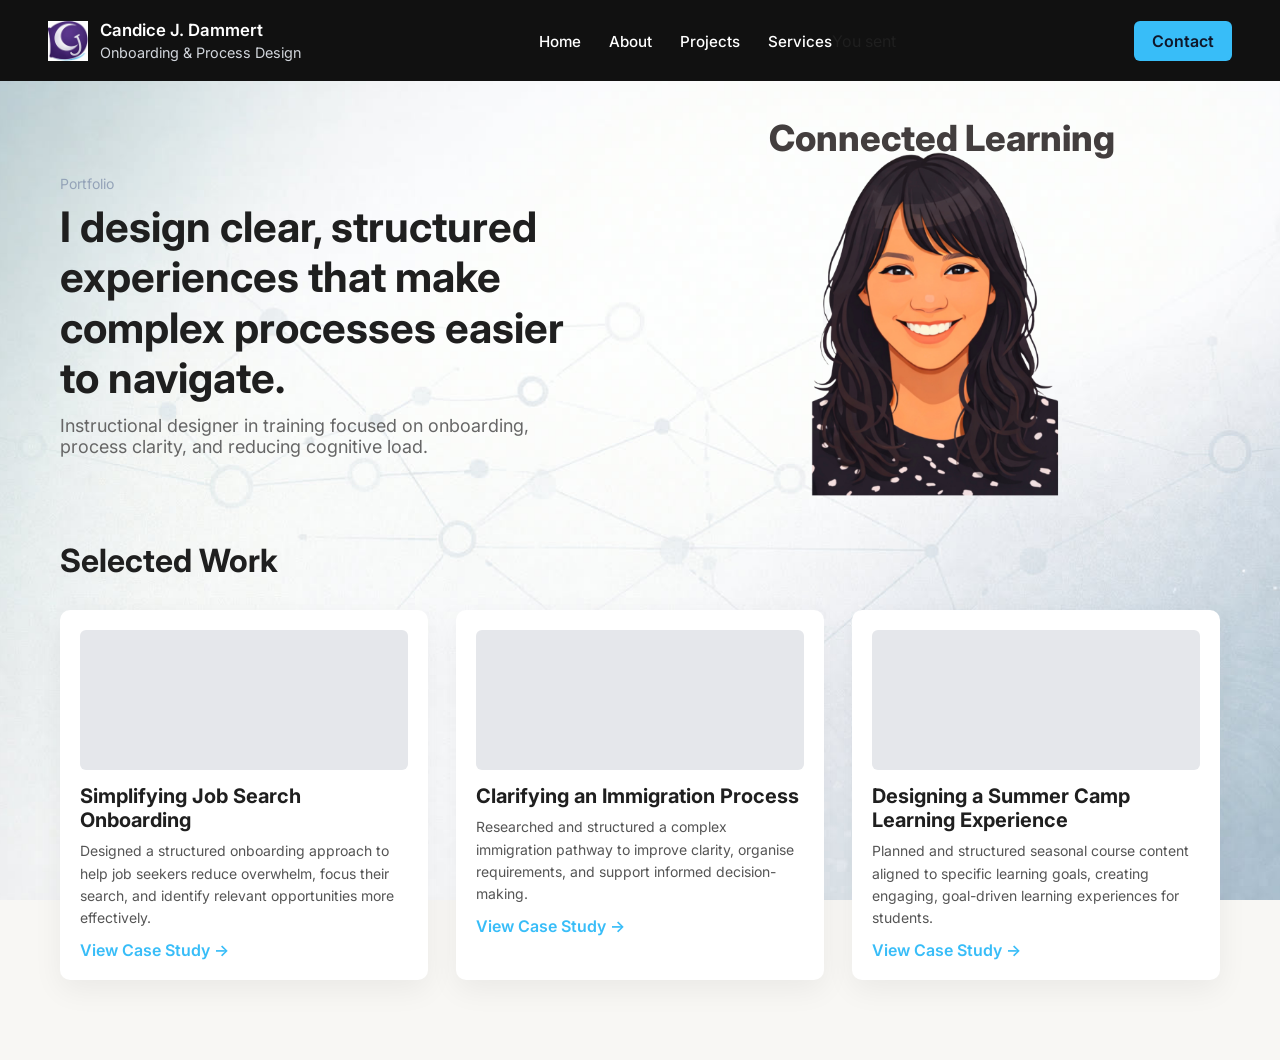
<file: index.html>
<!DOCTYPE html>
<html lang="en">
<head>
  <meta charset="UTF-8">
  <meta name="viewport" content="width=device-width, initial-scale=1.0">
  <title>Candice J. Dammert | Portfolio</title>
  <link rel="icon" type="image/x-icon" href="img/favicon-32x32.png">
  <link rel="preconnect" href="https://fonts.googleapis.com">
  <link rel="preconnect" href="https://fonts.gstatic.com" crossorigin>
  <link href="https://fonts.googleapis.com/css2?family=Inter:wght@400;500;600;700&display=swap" rel="stylesheet">
  <link rel="stylesheet" href="style.css">
</head>

<body>

  <!-- HEADER -->
  <header class="site-header">
    <div class="site-brand">
      <img src="img/logo.jpg" class="nav-logo">
      <div>
        <p class="site-name">Candice J. Dammert</p>
        <p class="site-role">Onboarding & Process Design</p>
      </div>
    </div>
  
    <!-- BURGER -->
    <button class="nav-toggle" aria-label="Toggle navigation">
      <span></span>
      <span></span>
      <span></span>
    </button>
  
    <!-- NAV -->
    <nav class="main-nav">
      <ul>
        <li><a href="index.html">Home</a></li>
        <li><a href="about.html">About</a></li>
        <li><a href="projects.html">Projects</a></li>
        <li><a href="services.html">Services</a></li>
      </ul>
    </nav>

    You sent
    <a href="mailto:candicedammert@gmail.com?subject=Portfolio%20Enquiry" class="contact-btn">Contact</a>

    </nav>
  </header>
<main>
    <section class="hero">
      <div class="hero-left">
        <p class="eyebrow">Portfolio</p>

        <h1>I design clear, structured experiences that make complex processes easier to navigate.</h1>

        <p class="hero-subtitle">
          Instructional designer in training focused on onboarding, process clarity, and reducing cognitive load.
        </p>

        <img src="img/logo-crop.png" alt="CJD logo" class="hero-logo">
      </div> 
      <div class="hero-right">
        <div class="hero-image-wrapper">
          <div class="hero-brand-text">Connected Learning</div>
          <img src="img/profile.png" alt="Portrait" class="hero-profile">
        </div>
      </div>
    </section>

    <!-- CASE STUDIES -->
    <section class="featured-work">
      <h2>Selected Work</h2>

      <div class="project-grid">

        <!-- CASE STUDY 1 -->
        <article class="project-card">
          <div class="project-thumb"></div>
          <h3>Simplifying Job Search Onboarding</h3>
          <p>
            Designed a structured onboarding approach to help job seekers reduce overwhelm,
            focus their search, and identify relevant opportunities more effectively.
          </p>
          <a href="#" class="project-link">View Case Study →</a>
        </article>

        <!-- CASE STUDY 2 -->
        <article class="project-card">
          <div class="project-thumb"></div>
          <h3>Clarifying an Immigration Process</h3>
          <p>
            Researched and structured a complex immigration pathway to improve clarity,
            organise requirements, and support informed decision-making.
          </p>
          <a href="#" class="project-link">View Case Study →</a>
        </article>

        <!-- CASE STUDY 3 -->
        <article class="project-card">
          <div class="project-thumb"></div>
          <h3>Designing a Summer Camp Learning Experience</h3>
          <p>
            Planned and structured seasonal course content aligned to specific learning goals,
            creating engaging, goal-driven learning experiences for students.
          </p>
          <a href="#" class="project-link">View Case Study →</a>
        </article>

      </div>
    </section>

  </main>
  <script>
    const toggle = document.querySelector('.nav-toggle');
    const nav = document.querySelector('.main-nav');
  
    toggle.addEventListener('click', () => {
      nav.classList.toggle('active');
    });
  </script>
</body>
</html>
</file>
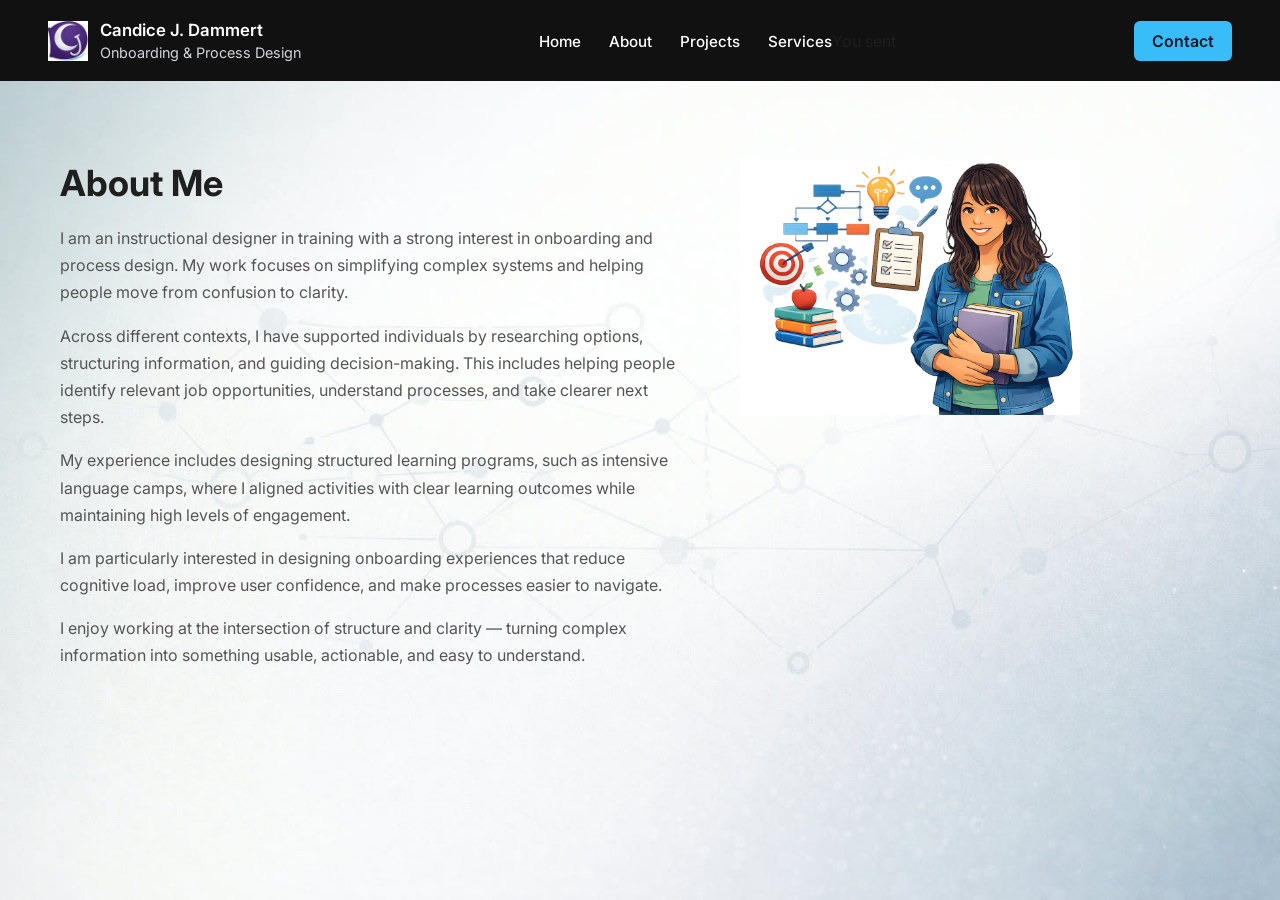
<file: about.html>
<!DOCTYPE html>
<html lang="en">
<head>
  <meta charset="UTF-8">
  <meta name="viewport" content="width=device-width, initial-scale=1.0">
  <title>About | Candice J. Dammert</title>
  <meta name="viewport" content="width=device-width, initial-scale=1.0">
  <link rel="preconnect" href="https://fonts.googleapis.com">
  <link rel="preconnect" href="https://fonts.gstatic.com" crossorigin>
  <link href="https://fonts.googleapis.com/css2?family=Inter:wght@400;500;600;700&display=swap" rel="stylesheet">

  <link rel="stylesheet" href="style.css">
</head>

<body>

  <!-- HEADER -->
  <header class="site-header">

    <div class="site-brand">
      <img src="img/logo.jpg" alt="CJD Logo" class="nav-logo">
      <div>
        <p class="site-name">Candice J. Dammert</p>
        <p class="site-role">Onboarding & Process Design</p>
      </div>
    </div>
    <!-- BURGER -->
    <button class="nav-toggle" aria-label="Toggle navigation">
      <span></span>
      <span></span>
      <span></span>
    </button>

    <nav class="main-nav">
      <ul>
        <li><a href="index.html">Home</a></li>
        <li><a href="about.html">About</a></li>
        <li><a href="projects.html">Projects</a></li>
        <li><a href="services.html">Services</a></li>
      </ul>
    </nav>

    You sent
    <a href="mailto:candicedammert@gmail.com?subject=Portfolio%20Enquiry" class="contact-btn">Contact</a>

  </header>

  <!-- MAIN -->
  <main class="about-page">

    <section class="about-content">

      <!-- LEFT SIDE TEXT -->
      <div class="about-text">

        <h1>About Me</h1>

        <p>
          I am an instructional designer in training with a strong interest in onboarding and process design. My work focuses on simplifying complex systems and helping people move from confusion to clarity.
        </p>

        <p>
          Across different contexts, I have supported individuals by researching options, structuring information, and guiding decision-making. This includes helping people identify relevant job opportunities, understand processes, and take clearer next steps.
        </p>

        <p>
          My experience includes designing structured learning programs, such as intensive language camps, where I aligned activities with clear learning outcomes while maintaining high levels of engagement.
        </p>

        <p>
          I am particularly interested in designing onboarding experiences that reduce cognitive load, improve user confidence, and make processes easier to navigate.
        </p>

        <p>
          I enjoy working at the intersection of structure and clarity — turning complex information into something usable, actionable, and easy to understand.
        </p>

      </div>

      <!-- RIGHT SIDE IMAGE -->
      <div class="about-image">
        <img src="img/about-graphic.png" alt="Illustration">
      </div>

    </section>

  </main>
  <script>
    const toggle = document.querySelector('.nav-toggle');
    const nav = document.querySelector('.main-nav');
  
    toggle.addEventListener('click', () => {
      nav.classList.toggle('active');
    });
  </script>
</body>
</html>
</file>
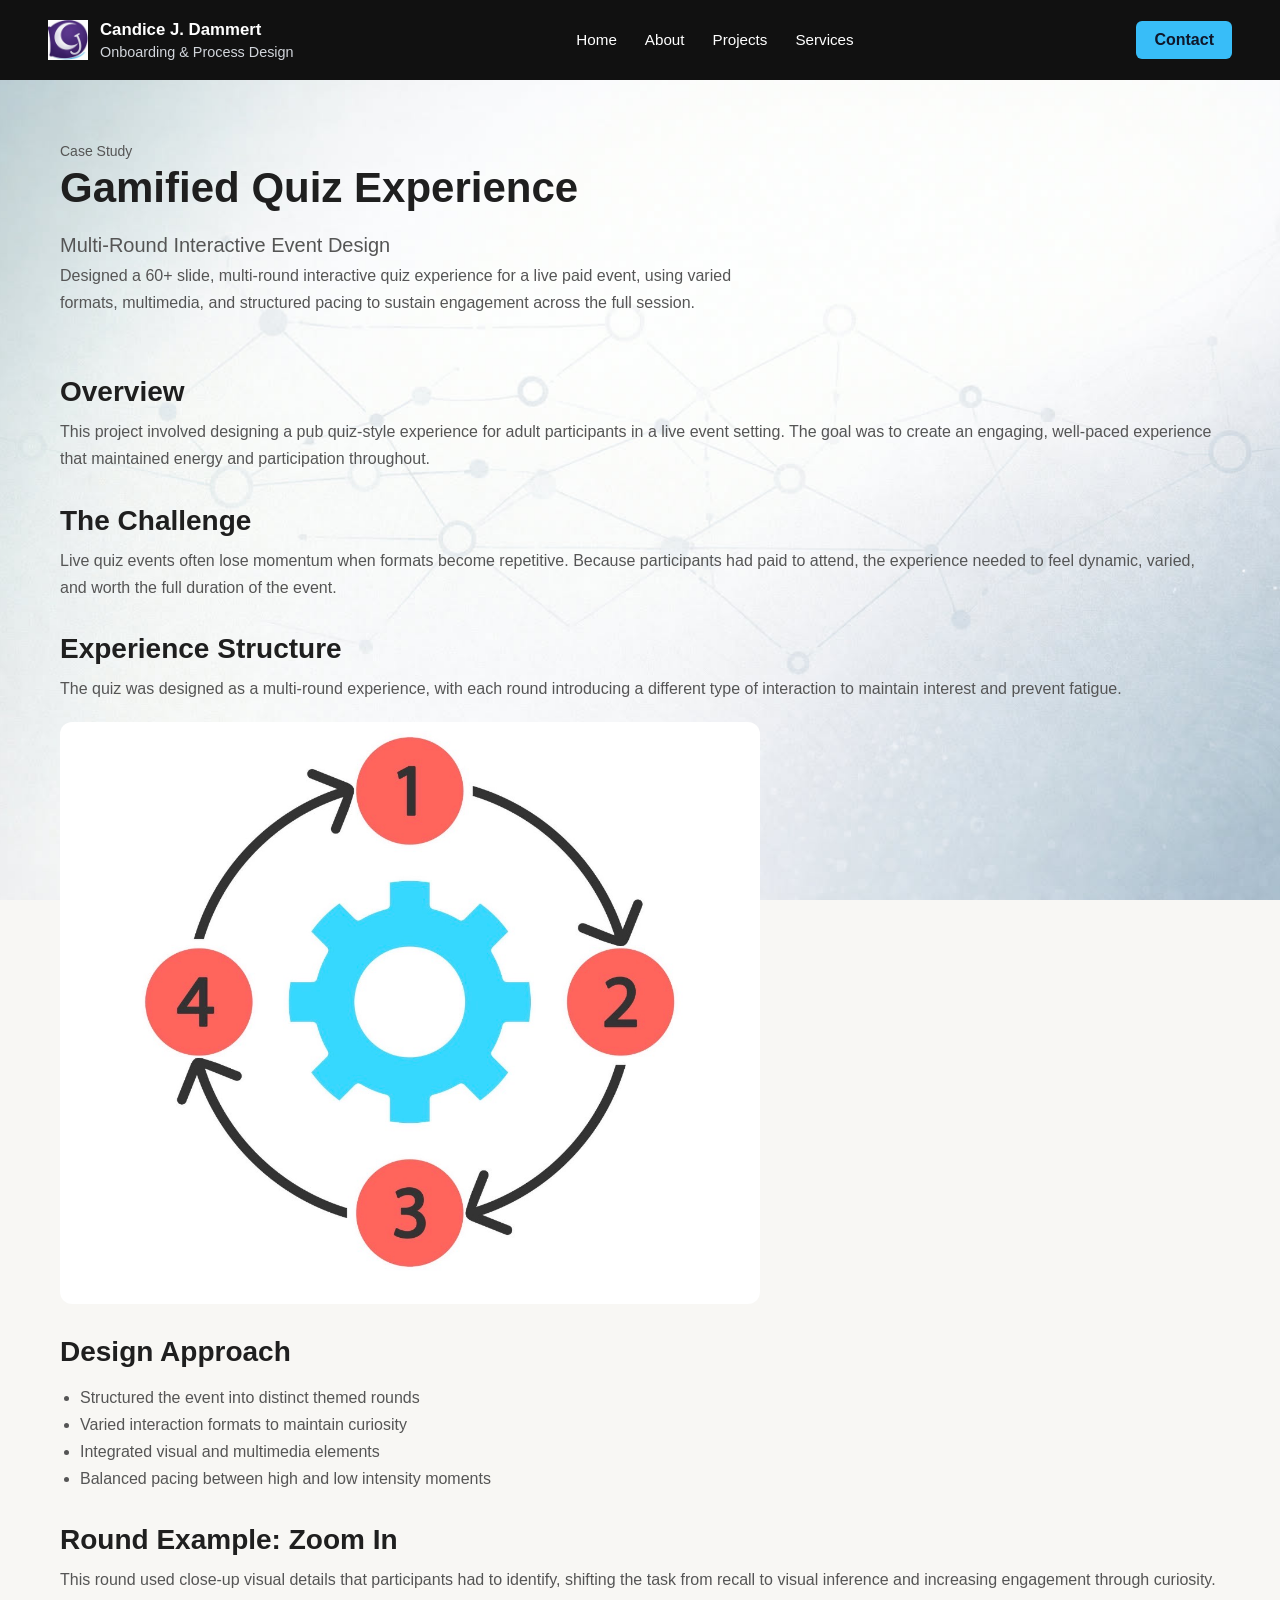
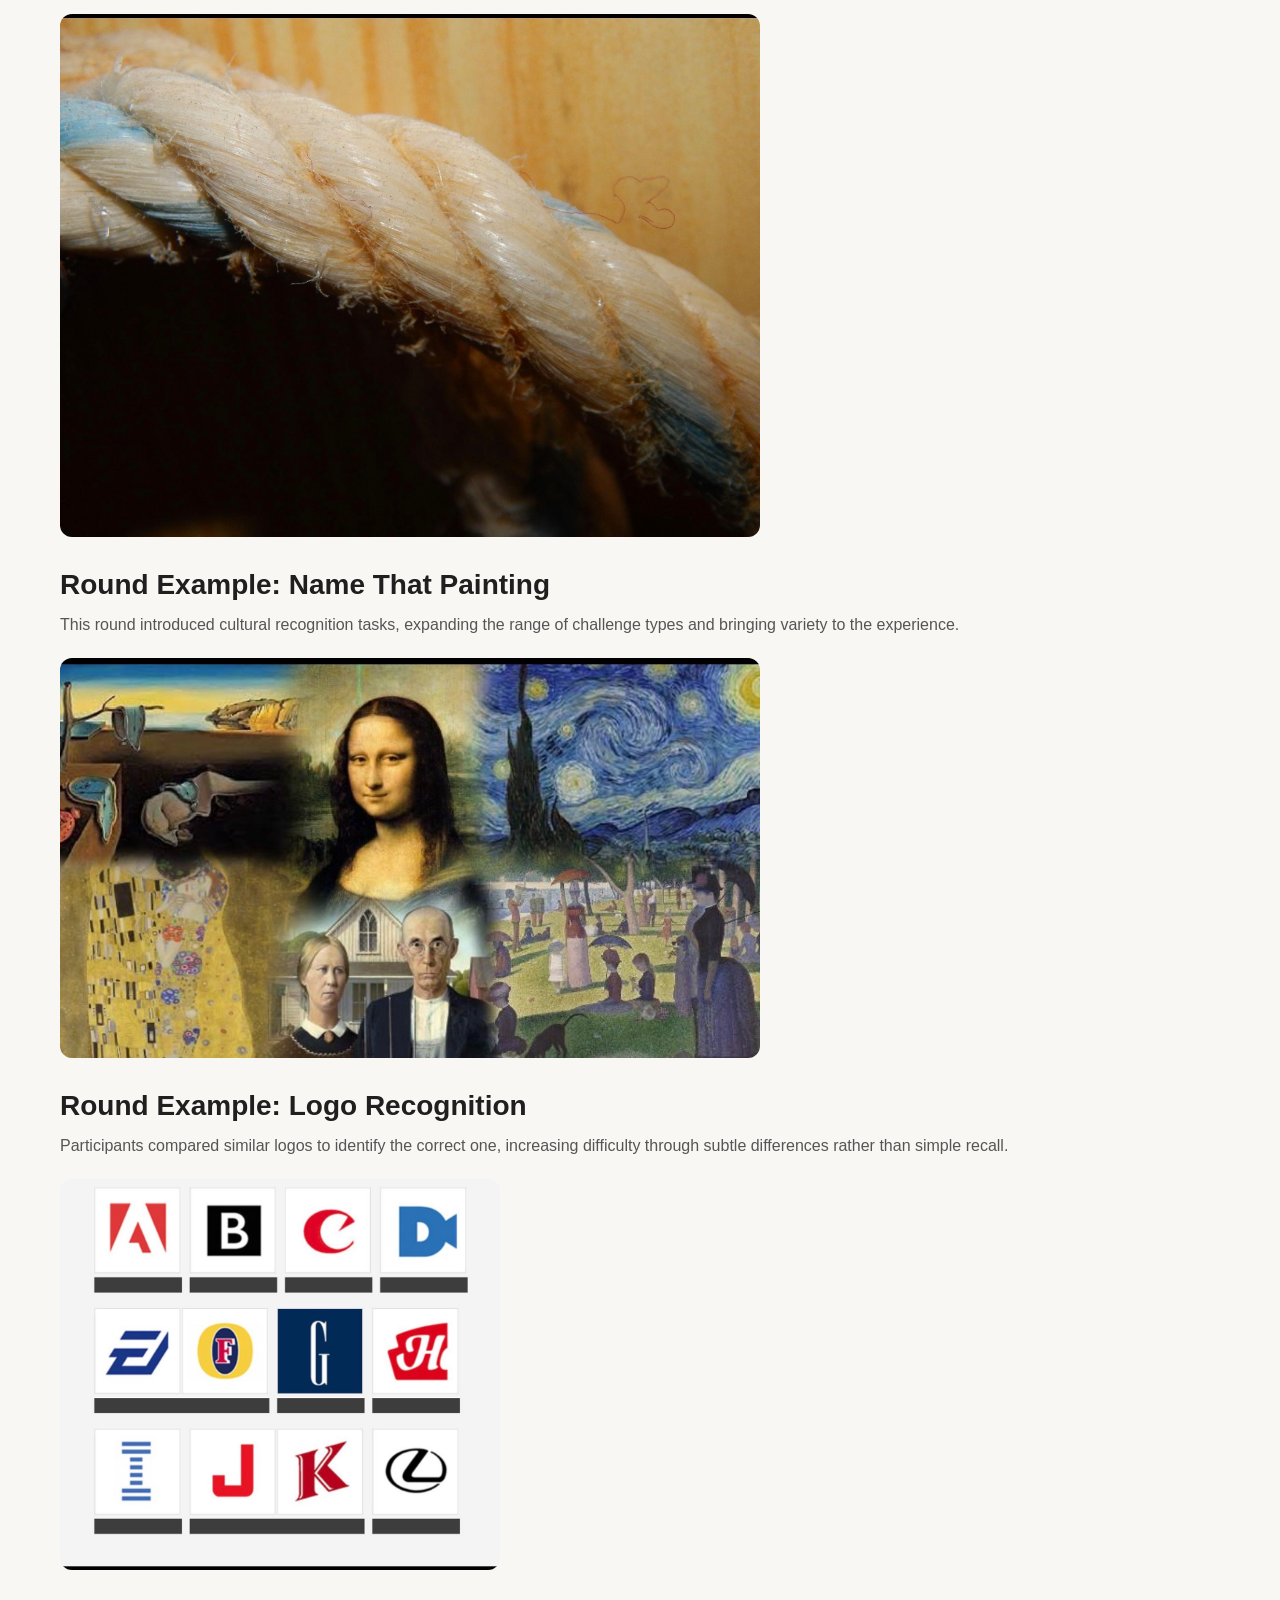
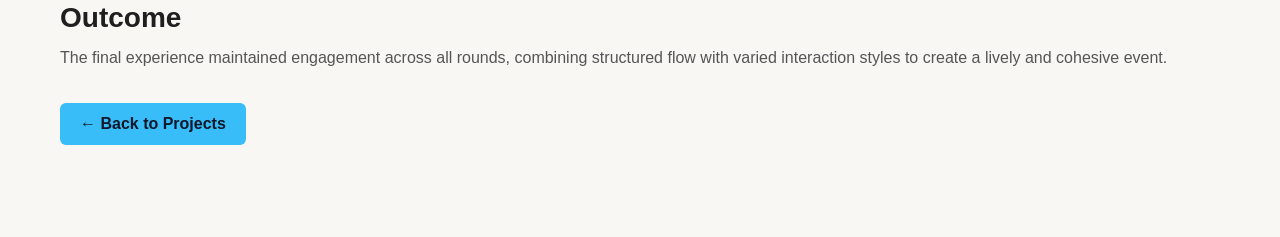
<file: gamified-quiz.html>
<!DOCTYPE html>
<html lang="en">
<head>
  <meta charset="UTF-8">
  <meta name="viewport" content="width=device-width, initial-scale=1.0">
  <title>Gamified Quiz Experience | Candice J. Dammert</title>

  <link rel="stylesheet" href="style.css">
</head>

<body>

  <!-- ===================== -->
  <!-- NAVBAR -->
  <!-- ===================== -->

  <header class="site-header">

    <div class="site-brand">
      <img src="img/logo.jpg" alt="CJD Logo" class="nav-logo">
      <div>
        <p class="site-name">Candice J. Dammert</p>
        <p class="site-role">Onboarding &amp; Process Design</p>
      </div>
    </div>

    <button class="nav-toggle" aria-label="Toggle navigation">
      <span></span>
      <span></span>
      <span></span>
    </button>

    <nav class="main-nav">
      <ul>
        <li><a href="index.html">Home</a></li>
        <li><a href="about.html">About</a></li>
        <li><a href="projects.html">Projects</a></li>
        <li><a href="services.html">Services</a></li>
      </ul>
    </nav>

    <a href="mailto:candicedammert@gmail.com?subject=Portfolio%20Enquiry" class="contact-btn">Contact</a>

  </header>


  <!-- ===================== -->
  <!-- MAIN CONTENT -->
  <!-- ===================== -->

  <main class="project-page">

    <!-- HERO -->
    <section class="project-hero">
      <div class="project-hero-text">
        <p class="eyebrow">Case Study</p>
    
        <h1>Gamified Quiz Experience</h1>
    
        <p class="project-subtitle">
          Multi-Round Interactive Event Design
        </p>
    
        <p>
          Designed a 60+ slide, multi-round interactive quiz experience for a live paid event,
          using varied formats, multimedia, and structured pacing to sustain engagement
          across the full session.
        </p>
      </div>
    </section>


    <!-- OVERVIEW -->
    <section class="project-section">
      <h2>Overview</h2>
      <p>
        This project involved designing a pub quiz-style experience for adult participants in a live event setting.
        The goal was to create an engaging, well-paced experience that maintained energy and participation throughout.
      </p>
    </section>


    <!-- CHALLENGE -->
    <section class="project-section">
      <h2>The Challenge</h2>
      <p>
        Live quiz events often lose momentum when formats become repetitive. Because participants had paid to attend,
        the experience needed to feel dynamic, varied, and worth the full duration of the event.
      </p>
    </section>


    <!-- STRUCTURE -->
    <section class="project-section">
      <h2>Experience Structure</h2>
      <p>
        The quiz was designed as a multi-round experience, with each round introducing a different type of interaction
        to maintain interest and prevent fatigue.
      </p>

      <img src="img/quiz-cycle.jpg" alt="Quiz round structure diagram" class="project-inline-image">
    </section>


    <!-- APPROACH -->
    <section class="project-section">
      <h2>Design Approach</h2>

      <ul>
        <li>Structured the event into distinct themed rounds</li>
        <li>Varied interaction formats to maintain curiosity</li>
        <li>Integrated visual and multimedia elements</li>
        <li>Balanced pacing between high and low intensity moments</li>
      </ul>
    </section>


    <!-- ZOOM ROUND -->
    <section class="project-section">
      <h2>Round Example: Zoom In</h2>
      <p>
        This round used close-up visual details that participants had to identify, shifting the task from recall
        to visual inference and increasing engagement through curiosity.
      </p>

      <img src="img/quiz-zoom.jpg" alt="Zoom in round example" class="project-inline-image">
    </section>


    <!-- ART ROUND -->
    <section class="project-section">
      <h2>Round Example: Name That Painting</h2>
      <p>
        This round introduced cultural recognition tasks, expanding the range of challenge types and bringing
        variety to the experience.
      </p>

      <img src="img/quiz-art.jpg" alt="Art round example" class="project-inline-image">
    </section>


    <!-- LOGO ROUND -->
    <section class="project-section">
      <h2>Round Example: Logo Recognition</h2>
      <p>
        Participants compared similar logos to identify the correct one, increasing difficulty through subtle differences
        rather than simple recall.
      </p>

      <div class="project-image-grid">
        <img src="img/quiz-logo-wall.jpg" alt="Logo wall">
  
      </div>
    </section>


    <!-- OUTCOME -->
    <section class="project-section">
      <h2>Outcome</h2>
      <p>
        The final experience maintained engagement across all rounds, combining structured flow with varied interaction
        styles to create a lively and cohesive event.
      </p>
    </section>


    <!-- BACK BUTTON -->
    <section class="project-section">
      <a href="projects.html" class="back-home-btn">← Back to Projects</a>
    </section>

  </main>


  <!-- ===================== -->
  <!-- JS -->
  <!-- ===================== -->

  <script>
    const toggle = document.querySelector('.nav-toggle');
    const nav = document.querySelector('.main-nav');

    if (toggle && nav) {
      toggle.addEventListener('click', () => {
        nav.classList.toggle('active');
      });
    }
  </script>

</body>
</html>
</file>
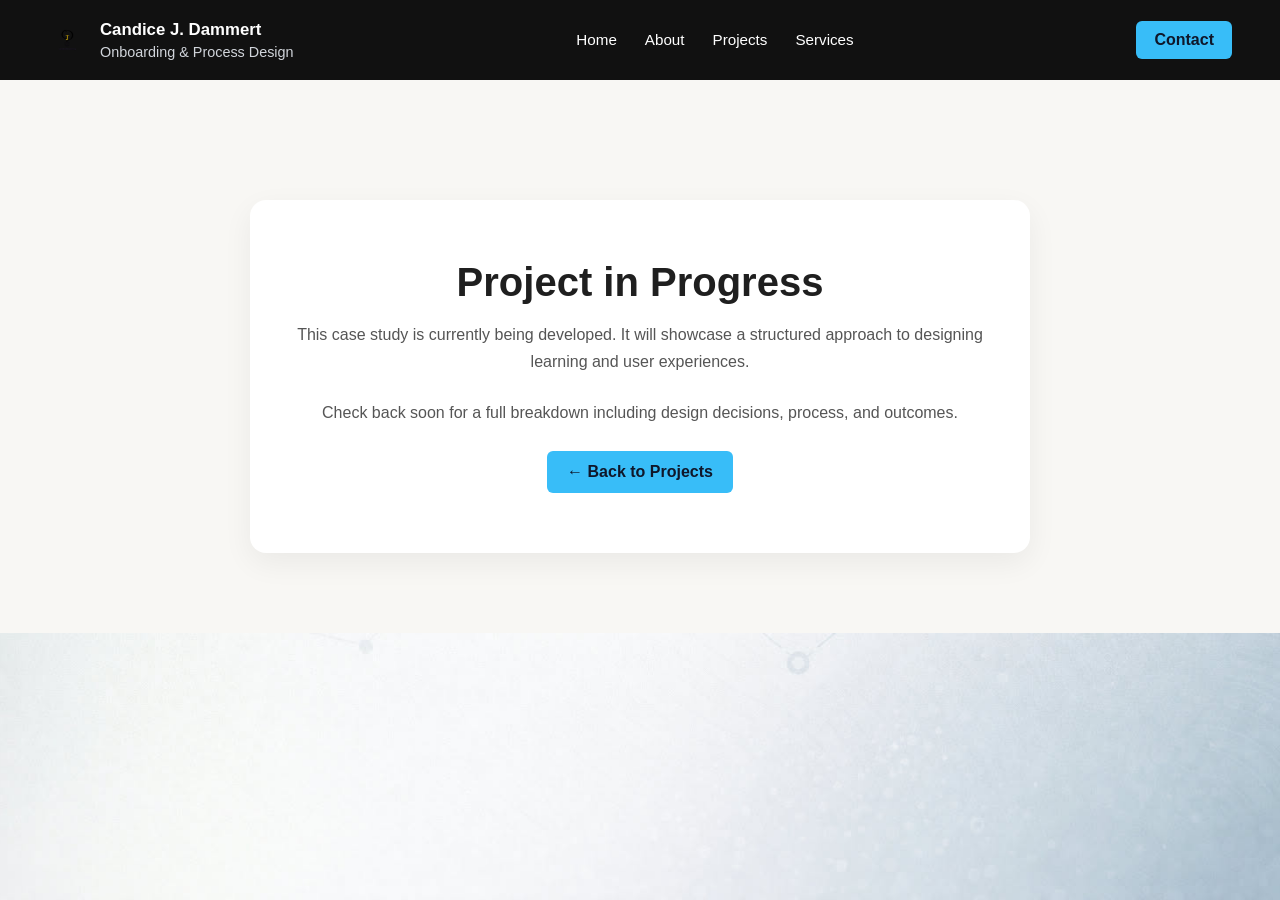
<file: project-2.html>
<!DOCTYPE html>
<html lang="en">
<head>
  <meta charset="UTF-8">
  <meta name="viewport" content="width=device-width, initial-scale=1.0">
  <title>Project Coming Soon | Candice J. Dammert</title>

  <link rel="stylesheet" href="style.css">
</head>

<body>

  <!-- NAVBAR -->
  <header class="site-header">

    <div class="site-brand">
      <img src="img/logo.png" alt="CJD Logo" class="nav-logo">
      <div>
        <p class="site-name">Candice J. Dammert</p>
        <p class="site-role">Onboarding &amp; Process Design</p>
      </div>
    </div>

    <button class="nav-toggle" aria-label="Toggle navigation">
      <span></span>
      <span></span>
      <span></span>
    </button>

    <nav class="main-nav">
      <ul>
        <li><a href="index.html">Home</a></li>
        <li><a href="about.html">About</a></li>
        <li><a href="projects.html">Projects</a></li>
        <li><a href="services.html">Services</a></li>
      </ul>
    </nav>

    <a href="mailto:candicedammert@gmail.com" class="contact-btn">Contact</a>

  </header>


  <!-- MAIN -->
  <main class="projects-page">

    <section class="projects-placeholder">

      <h1>Project in Progress</h1>

      <p class="projects-copy">
        This case study is currently being developed. It will showcase a structured
        approach to designing learning and user experiences.
      </p>

      <p class="projects-copy">
        Check back soon for a full breakdown including design decisions,
        process, and outcomes.
      </p>

      <a href="projects.html" class="back-home-btn">← Back to Projects</a>

    </section>

  </main>


  <!-- JS -->
  <script>
    const toggle = document.querySelector('.nav-toggle');
    const nav = document.querySelector('.main-nav');

    if (toggle && nav) {
      toggle.addEventListener('click', () => {
        nav.classList.toggle('active');
      });
    }
  </script>

</body>
</html>
</file>
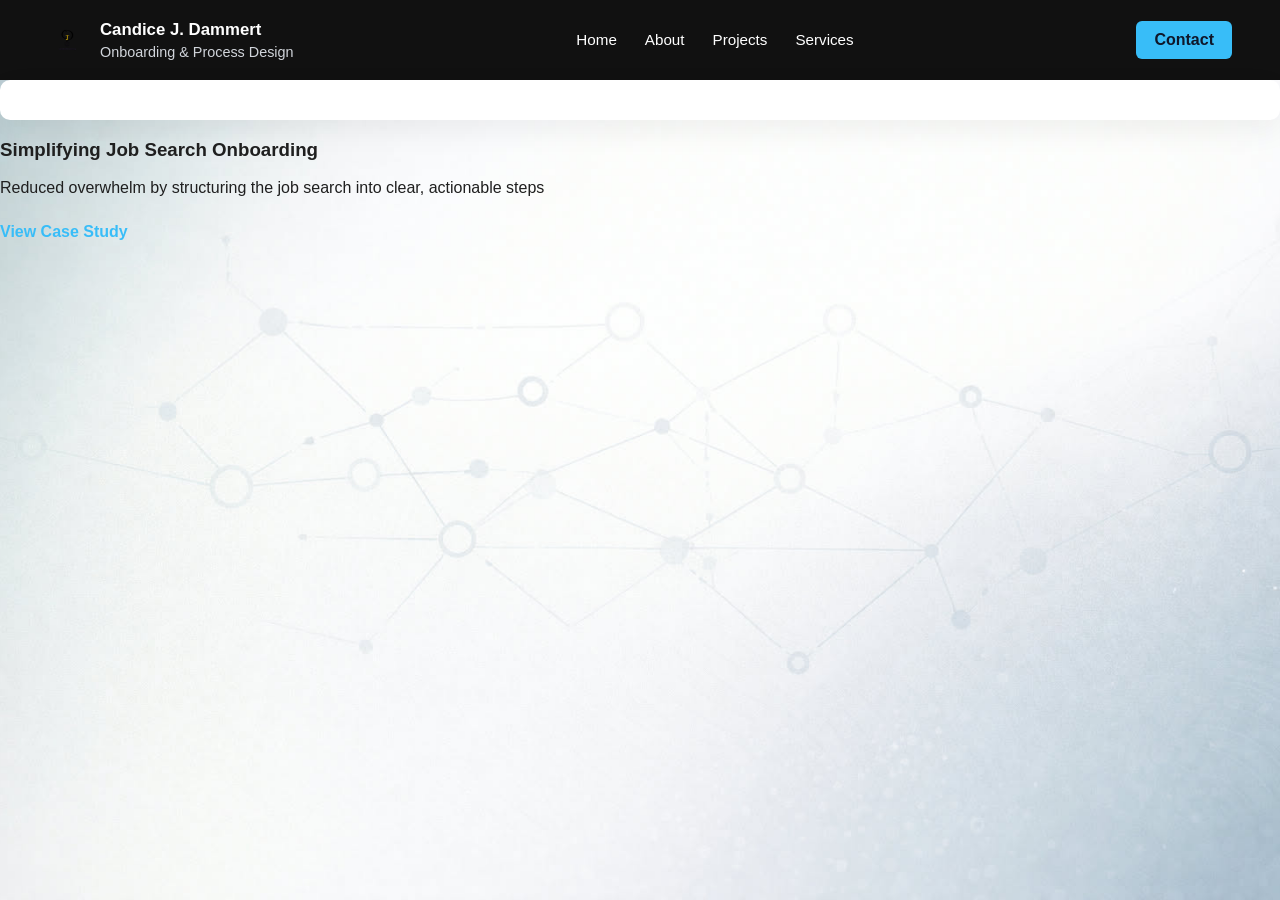
<file: projects.html>
<!DOCTYPE html>
<html lang="en">
<head>
  <meta charset="UTF-8">
  <meta name="viewport" content="width=device-width, initial-scale=1.0">
  <title>Projects | Candice J. Dammert</title>
  <meta name="viewport" content="width=device-width, initial-scale=1.0">
  <!-- CSS LINK (IMPORTANT) -->
  <link rel="stylesheet" href="style.css">
</head>

<body>

  <!-- HEADER -->
  <header class="site-header">
    <div class="site-brand">
      <img src="img/logo.png" alt="CJD Logo" class="nav-logo">
      <div>
        <p class="site-name">Candice J. Dammert</p>
        <p class="site-role">Onboarding & Process Design</p>
      </div>
    </div>
    <!-- BURGER -->
    <button class="nav-toggle" aria-label="Toggle navigation">
      <span></span>
      <span></span>
      <span></span>
    </button>

    <nav class="main-nav">
      <ul>
        <li><a href="index.html">Home</a></li>
        <li><a href="about.html">About</a></li>
        <li><a href="projects.html">Projects</a></li>
        <li><a href="services.html">Services</a></li>
      </ul>
    </nav>

    <a href="mailto:candicedammert@gmail.com" class="contact-btn">Contact</a>
  </header>

  <!-- MAIN -->
 <!-- <main class="projects-page">

    <section class="projects-placeholder">
      <p class="eyebrow">Projects</p>

      <h1>Case studies are coming soon.</h1>

      <p class="projects-copy">
        I am currently developing this section to showcase onboarding, process
        design, and learning experience case studies in more detail.
      </p>

      <a href="index.html" class="back-home-btn">Back to Home</a>
    </section> -->
    
<div class="project-card"></div class="project-thumb project-1"></div>
<h3>Simplifying Job Search Onboarding</h3>
<p> Reduced overwhelm by structuring the job search into clear, actionable steps</p>
<a href="#" class="project-link"> View Case Study</a></div>
  </main>
  <script>
    const toggle = document.querySelector('.nav-toggle');
    const nav = document.querySelector('.main-nav');
  
    toggle.addEventListener('click', () => {
      nav.classList.toggle('active');
    });
  </script>
</body>
</html>
</file>
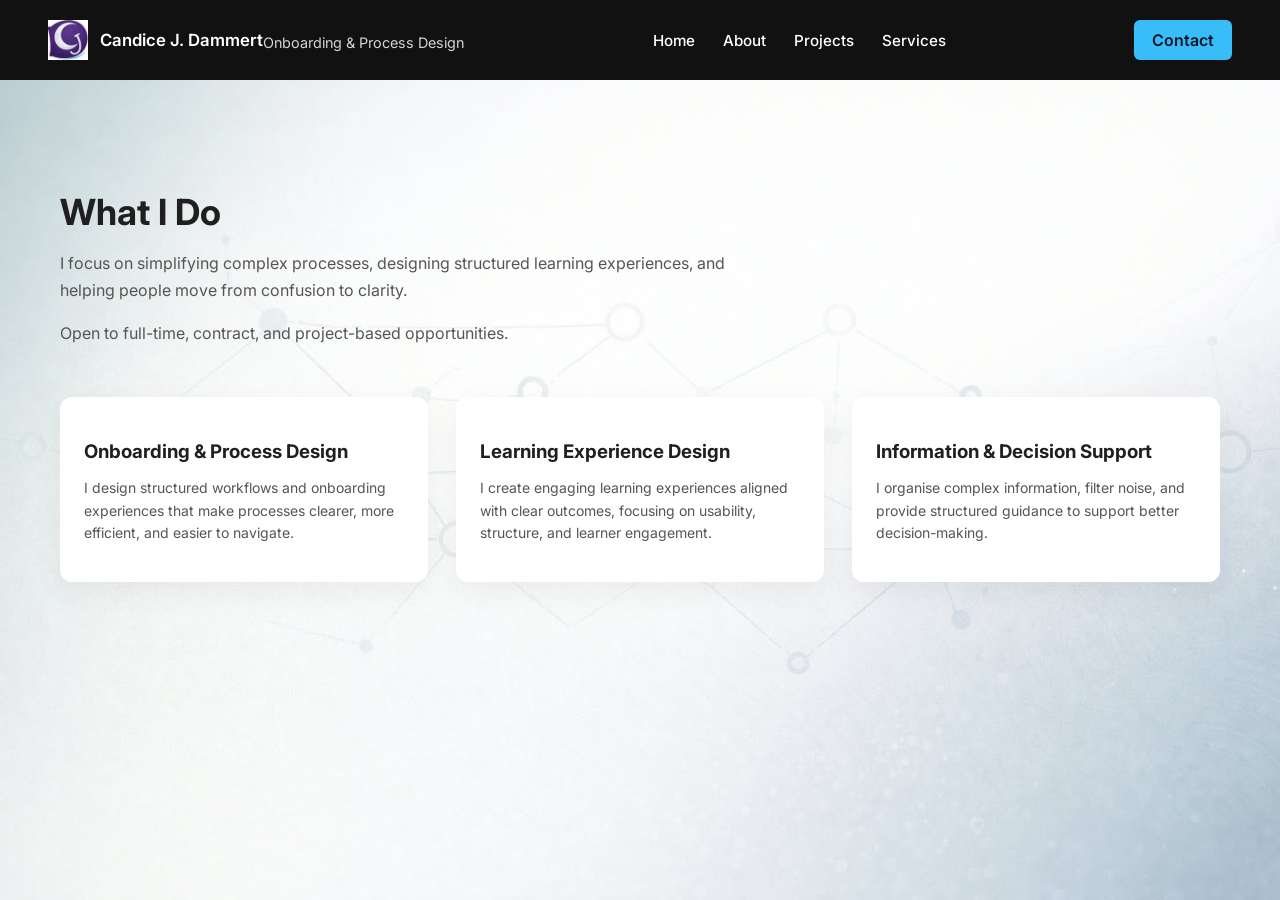
<file: services.html>
<!DOCTYPE html>
<html lang="en">
<head>
  <meta charset="UTF-8">
  <meta name="viewport" content="width=device-width, initial-scale=1.0">
  <title>What I Do | Candice J. Dammert</title>
  <meta name="viewport" content="width=device-width, initial-scale=1.0">
  
  <link rel="preconnect" href="https://fonts.googleapis.com">
  <link rel="preconnect" href="https://fonts.gstatic.com" crossorigin>
  <link href="https://fonts.googleapis.com/css2?family=Inter:wght@400;500;600;700&display=swap" rel="stylesheet">

  <link rel="stylesheet" href="style.css">
</head>

<body>

<header class="site-header">
  <div class="site-brand">
    <img src="img/logo.jpg" alt="CJD Logo" class="nav-logo">
      <p class="site-name">Candice J. Dammert</p>
      <p class="site-role">Onboarding & Process Design</p>
    </div>
  </div>
    <!-- BURGER -->
    <button class="nav-toggle" aria-label="Toggle navigation">
      <span></span>
      <span></span>
      <span></span>
    </button>

  <nav class="main-nav">
    <ul>
      <li><a href="index.html">Home</a></li>
      <li><a href="about.html">About</a></li>
      <li><a href="projects.html">Projects</a></li>
      <li><a href="services.html">Services</a></li>
    </ul>
  </nav>

  
  <a href="mailto:candicedammert@gmail.com?subject=Portfolio%20Enquiry" class="contact-btn">Contact</a>
</header>

<main class="services-page">

  <!-- INTRO -->
  <section class="services-intro">
    <h1>What I Do</h1>
    <p>
      I focus on simplifying complex processes, designing structured learning experiences,
      and helping people move from confusion to clarity.
    </p>

    <p class="availability">
      Open to full-time, contract, and project-based opportunities.
    </p>
  </section>

  <!-- SERVICES -->
  <section class="services-grid">

    <div class="service-card">
      <h3>Onboarding & Process Design</h3>
      <p>
        I design structured workflows and onboarding experiences that make processes clearer,
        more efficient, and easier to navigate.
      </p>
    </div>

    <div class="service-card">
      <h3>Learning Experience Design</h3>
      <p>
        I create engaging learning experiences aligned with clear outcomes, focusing on usability,
        structure, and learner engagement.
      </p>
    </div>

    <div class="service-card">
      <h3>Information & Decision Support</h3>
      <p>
        I organise complex information, filter noise, and provide structured guidance to support
        better decision-making.
      </p>
    </div>

  </section>

</main>
  <script>
    const toggle = document.querySelector('.nav-toggle');
    const nav = document.querySelector('.main-nav');
  
    toggle.addEventListener('click', () => {
      nav.classList.toggle('active');
    });
  </script>
</body>
</html>
</file>
<file: style.css>
body {
  margin: 0;
  font-family: 'Inter', sans-serif;
  background: #f8f7f4;
  color: #1f1f1f;
  background-image: url("img/background.jpeg");
  background-size: cover;
  background-position: center;
  background-repeat: no-repeat;
  background-attachment: fixed;
}

/* HEADER */
.site-header {
  display: flex;
  justify-content: space-between;
  align-items: center;
  padding: 20px 48px;
  background: #111111;
}

.site-brand {
  display: flex;
  align-items: center;
}

.nav-logo {
  width: 40px;
  height: auto;
  margin-right: 12px;
}

.site-name {
  margin: 0;
  font-size: 1.05rem;
  font-weight: 600;
  color: #ffffff;
}

.site-role {
  margin: 4px 0 0;
  font-size: 0.9rem;
  color: #d1d5db;
}

/* NAV */
.main-nav ul {
  list-style: none;
  display: flex;
  gap: 28px;
  margin: 0;
  padding: 0;
}

.main-nav a {
  text-decoration: none;
  color: #ffffff;
  font-weight: 500;
  font-size: 0.95rem;
}

.main-nav a:hover {
  color: #d4b59e;
}
.nav-toggle,
.nav-toggle span {
  display: none;
}
.main-nav {
  margin-left: auto;
}
/* CONTACT BUTTON */
.contact-btn {
  background: #38bdf8;
  color: #0f172a;
  padding: 10px 18px;
  border-radius: 6px;
  text-decoration: none;
  font-weight: 600;
  margin-left: auto;
}

.contact-btn:hover {
  background: #0ea5e9;
}


/* HERO */
.hero {
  display: flex;
  justify-content: flex-start;
  align-items: center;
  gap: 24px;
}

.hero-left {
  max-width: 520px;
  position: relative;
  z-index: 2;
}

.eyebrow {
  font-size: 14px;
  color: #94a3b8;
  margin: 0 0 10px;
}

.hero-left h1 {
  font-size: 42px;
  line-height: 1.2;
  margin: 0 0 12px;
}

.hero-subtitle {
  font-size: 18px;
  color: #666666;
  margin: 0 0 30px;
}

.hero-logo {
  width: 300px;
  height: auto;
  display: none;
 
}

.hero-left {
  padding: 80px 0 0 60px;
}

.hero-right {
  display: flex;
  justify-content: center;
  align-items: center;
}

.hero-profile {
  width: 900px;
  max-width: 100%;
  border-radius: 12px;
  display: block;
  margin: 0;
  position: static;
  
}
.hero-brand-text {
  position: absolute;
  top: -5px;
  left: 50%;
  transform: translateX(-50%);
  width: max-content;
  font-size: 36px;
  font-weight: 800;
  color: #433e3e;
  text-shadow: none;
  z-index: 3;
  white-space: nowrap;
}

.hero-image-wrapper {
  margin-top: 40px;
  position: relative; 
  display: inline-block;
}


/* FEATURED WORK */
.featured-work {
  padding: 40px 60px 80px;
}

.featured-work h2 {
  margin: 0 0 30px;
  font-size: 32px;
}

.project-grid {
  display: grid;
  grid-template-columns: repeat(3, 1fr);
  gap: 28px;
}

.project-card {
  background: #ffffff;
  padding: 20px;
  border-radius: 10px;
  box-shadow: 0 10px 30px rgba(0, 0, 0, 0.06);
}

.project-thumb {
  width: 100%;
  height: 140px;
  background: #e5e7eb;
  border-radius: 6px;
  margin-bottom: 14px;
}

.project-card h3 {
  margin: 0 0 8px;
  font-size: 20px;
}

.project-card p {
  margin: 0;
  font-size: 14px;
  line-height: 1.6;
  color: #555555;
}

.project-link {
  display: inline-block;
  margin-top: 10px;
  text-decoration: none;
  font-weight: 600;
  color: #38bdf8;
}

.project-link:hover {
  text-decoration: underline;
}

/* =========================
   ABOUT PAGE
========================= */

.about-page {
  padding: 80px 60px;
}

.about-content {
  display: flex;
  align-items: flex-start;
  gap: 60px;
}

.about-text {
  flex: 1;
  max-width: 620px;
}

.about-text h1 {
  font-size: 36px;
  margin: 0 0 20px;
}

.about-text p {
  font-size: 16px;
  line-height: 1.7;
  color: #555555;
  margin-bottom: 16px;
}

.about-image {
  width: 340px;
  flex-shrink: 0;
}

.about-image img {
  width: 100%;
  height: auto;
  display: block;
}

/* =========================
   PROJECTS PAGE
========================= */


.projects-page {
  padding: 120px 60px 80px;
  background: #f8f7f4;
}

.projects-header {
  margin-bottom: 24px;
}

.projects-header h1 {
  font-size: 40px;
  margin: 0 0 12px;
}

.projects-header p {
  font-size: 16px;
  line-height: 1.7;
  color: #555555;
  margin: 0;
}

/* =========================
   PLACEHOLDER PAGES
========================= */

.projects-placeholder {
  max-width: 700px;
  margin: 0 auto;
  text-align: center;
  background: #ffffff;
  padding: 60px 40px;
  border-radius: 16px;
  box-shadow: 0 10px 30px rgba(0, 0, 0, 0.06);
}

.projects-placeholder h1 {
  font-size: 40px;
  margin: 0 0 16px;
}

.projects-copy {
  font-size: 16px;
  line-height: 1.7;
  color: #555555;
  margin: 0 0 24px;
}

.back-home-btn {
  display: inline-block;
  background: #38bdf8;
  color: #0f172a;
  padding: 12px 20px;
  border-radius: 6px;
  text-decoration: none;
  font-weight: 600;
  transition: background 0.2s ease, transform 0.2s ease;
}

.back-home-btn:hover {
  background: #0ea5e9;
  transform: translateY(-2px);
}

/* =========================
   PROJECTS GALLERY GRID
========================= */
.projects-gallery {
  display: grid;
  grid-template-columns: repeat(3, 1fr);
  gap: 24px;
  max-width: 1100px;
  margin: 0 auto;
  padding: 40px 20px;
  align-items: start;
}

.gallery-item {
  display: flex;
  align-items: center;
  justify-content: center;
  height: 260px;
  background: rgba(255, 255, 255, 0.8);
  border-radius: 16px;
  padding: 16px;
  box-sizing: border-box;
  overflow: hidden;
  text-decoration: none;
  transition: transform 0.2s ease, box-shadow 0.2s ease;
}

.gallery-item img {
  max-width: 100%;
  height: auto;
  display: block;
  object-fit: contain;
}

.gallery-item:hover {
  transform: translateY(-5px);
  box-shadow: 0 12px 30px rgba(0, 0, 0, 0.12);
}
/* =========================
   PROJECT PAGE / CASE STUDY
========================= */

.project-page {
  padding: 60px;
}

.project-hero {
  display: flex;
  align-items: center;
  justify-content: space-between;
  gap: 48px;
  margin-bottom: 60px;
}

.project-hero-text {
  flex: 1;
  max-width: 700px;
}

.project-hero h1 {
  font-size: 42px;
  margin: 0 0 16px;
}

.project-subtitle {
  font-size: 20px;
  color: #555555;
  margin: 0 0 20px;
}

.project-hero-text p {
  line-height: 1.7;
  color: #555555;
  margin: 0;
}


.project-section {
  max-width: 100%;
  margin-bottom: 32px;
}

.project-section h2 {
  font-size: 28px;
  margin: 0 0 10px;
}

.project-section p {
  line-height: 1.7;
  color: #555555;
  margin: 0 0 16px;
}

.project-section ul {
  padding-left: 20px;
  line-height: 1.7;
  color: #555555;
}

.project-inline-image {
  width: 100%;
  max-width: 700px;
  height: auto;
  display: block;
  margin-top: 20px;
  border-radius: 12px;
}

.project-image-grid {
  display: grid;
  grid-template-columns: repeat(2, 1fr);
  gap: 20px;
  margin-top: 20px;
  max-width: 900px;
}

.project-image-grid img {
  width: 100%;
  height: auto;
  display: block;
  border-radius: 12px;
}
/* =========================
   SERVICES PAGE
========================= */

.services-page {
  padding: 80px 60px;
}

.services-intro {
  max-width: 700px;
  margin-bottom: 50px;
}

.services-intro h1 {
  font-size: 36px;
  margin-bottom: 16px;
}

.services-intro p {
  font-size: 16px;
  line-height: 1.7;
  color: #555;
}

.availability {
  margin-top: 10px;
  font-size: 14px;
  color: #64748b;
}

.services-grid {
  display: grid;
  grid-template-columns: repeat(3, 1fr);
  gap: 28px;
}

.service-card {
  background: #ffffff;
  padding: 24px;
  border-radius: 12px;
  box-shadow: 0 10px 30px rgba(0,0,0,0.06);
}

.service-card h3 {
  margin-bottom: 10px;
}

.service-card p {
  font-size: 14px;
  line-height: 1.6;
  color: #555;
}

/* =========================
   MOBILE
========================= */
@media (max-width: 768px) {

  /* =========================
     HEADER + NAV
  ========================= */

  .site-header {
    display: flex;
    align-items: center;
    justify-content: space-between;
    gap: 16px 20px;
  }

  .site-brand {
    display: flex;
    align-items: center;
    gap: 8px;
    flex-shrink: 0;
  }

  .site-name,
  .site-role {
    display: none;
  }

  .nav-logo {
    width: 44px;
    height: auto;
  }

  /* BURGER */
  .nav-toggle {
    display: flex;
    flex-direction: column;
    justify-content: center;
    gap: 4px;
    background: none;
    border: none;
    cursor: pointer;
    padding: 0;
    margin-left: 8px;
  }

  .nav-toggle span {
    display: block;
    width: 22px;
    height: 2px;
    background: #ffffff;
    border-radius: 2px;
  }

  /* NAV DROPDOWN */
  .main-nav {
    display: none;
    width: 100%;
    background: #111111;
    padding: 20px;
    border-top: 1px solid rgba(255,255,255,0.08);
  }

  .main-nav.active {
    display: block;
  }

  .main-nav ul {
    display: flex;
    flex-direction: column;
    gap: 16px;
    list-style: none;
    margin: 0;
    padding: 0;
  }

  .main-nav a {
    font-size: 1rem;
    color: #ffffff;
    font-weight: 500;
    text-decoration: none;
  }

  /* =========================
     HERO
  ========================= */

  .hero {
    flex-direction: column;
    align-items: flex-start;
    gap: 24px;
    padding: 32px 20px;
  }

  .hero-left {
    max-width: 100%;
    padding-left: 0;
  }

  .hero-left h1 {
    font-size: 34px;
    line-height: 1.15;
  }

  .hero-subtitle {
    font-size: 16px;
  }

  .hero-right {
    width: 100%;
    display: flex;
    justify-content: center;
    margin-top: 20px;
  }

  .hero-profile {
    width: 220px;
    margin: 0 auto;
  }

  .hero-brand-text {
    display: none;
  }

  /* =========================
     PROJECTS PAGE
  ========================= */

  .projects-page {
    padding: 40px 20px;
  }

  .projects-gallery {
    grid-template-columns: 1fr;
    gap: 16px;
    padding: 32px 0;
  }

  .gallery-item {
    padding: 16px;
  }
  .projects-placeholder {
    padding: 30px 20px;
  }

  /* =========================
     OTHER SECTIONS
  ========================= */

  .featured-work,
  .about-page,
  .services-page {
    padding: 40px 20px;
  }

  .featured-work h2,
  .about-text h1,
  .services-intro h1 {
    font-size: 28px;
  }

  .project-grid,
  .services-grid {
    grid-template-columns: 1fr;
    gap: 20px;
  }

  /* =========================
     ABOUT
  ========================= */

  .about-content {
    flex-direction: column;
    gap: 24px;
  }

  .about-text,
  .about-image {
    width: 100%;
  }

  .about-image img {
    max-width: 280px;
    margin: 0 auto;
    display: block;
  }

  /* =========================
     GLOBAL SAFETY
  ========================= */

  img {
    max-width: 100%;
    height: auto;
  }

}
</file>
